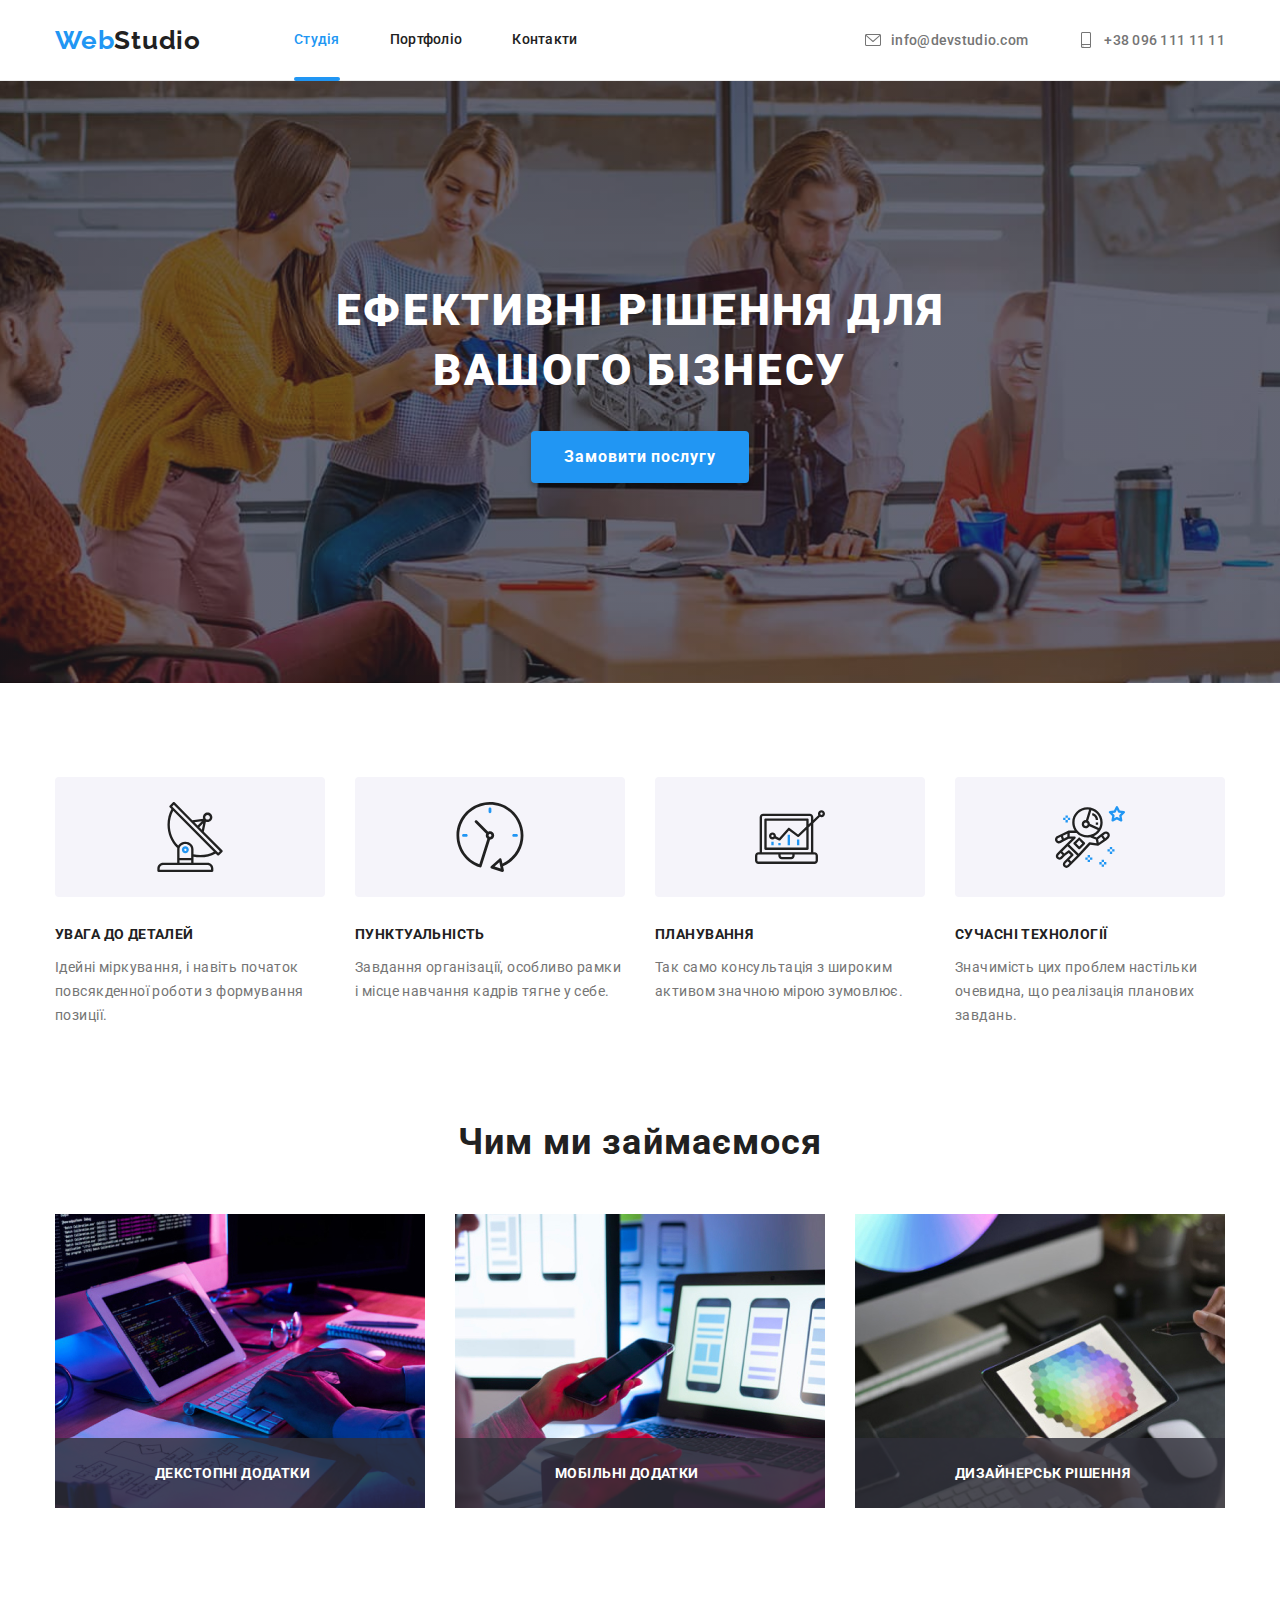
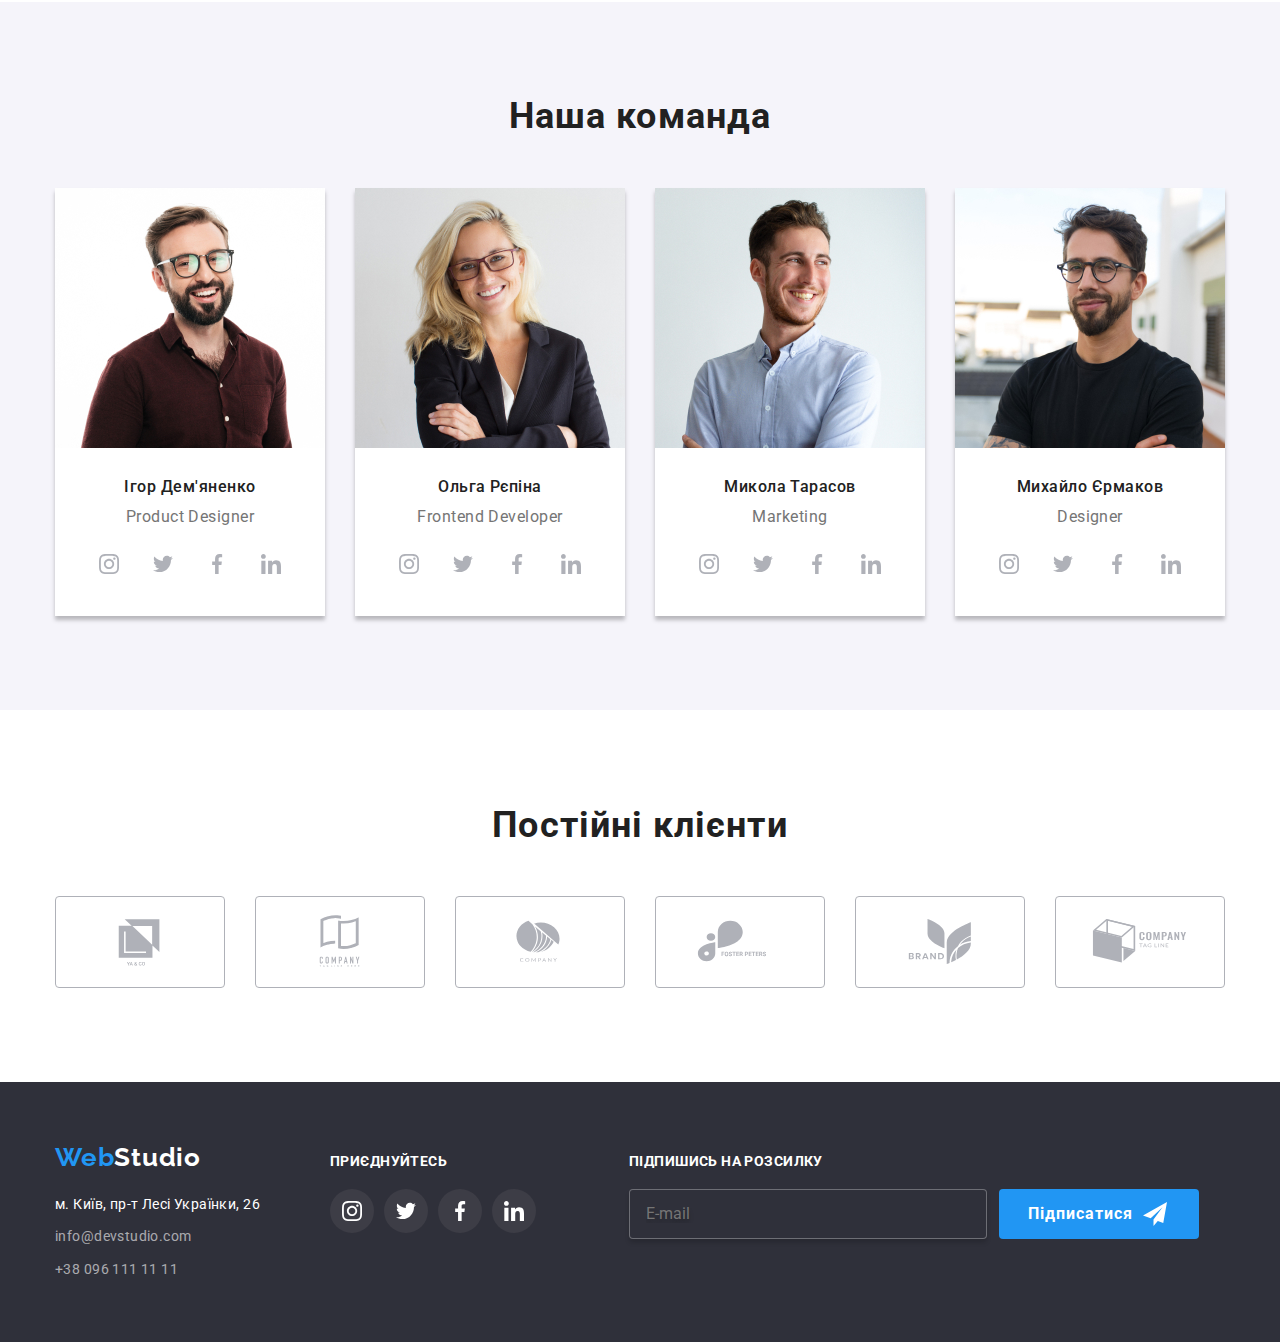
<file: index.html>
<!doctype html>
<html lang="uk">
<head>
    <meta charset="UTF-8">
    <meta http-equiv="X-UA-Compatible" content="IE=edge">
    <meta name="viewport" content="width=device-width, initial-scale=1.0">
    <title>WebStudio</title>
    <link rel="preconnect" href="https://fonts.googleapis.com">
    <link rel="preconnect" href="https://fonts.gstatic.com" crossorigin>
    <link href="https://fonts.googleapis.com/css2?family=Raleway:wght@700&family=Roboto:wght@400;500;700;900&display=swap"
        rel="stylesheet">
    <link rel="stylesheet" href="https://cdnjs.cloudflare.com/ajax/libs/modern-normalize/1.0.0/modern-normalize.min.css">
    <link rel="stylesheet" href="./css/styles.css">
</head>
<body class="page">
<!-- шапка сайта-->
    <header class="main-nav">
        <div  class="main-list container">
        <nav class="menu"> 
            <a href="./іndex.html" class="logo"><span class="logo-accent">Web</span>Studio</a>
            <ul class="site-nav list">
                <li class="item"><a href="#" class="link current">Студія</a></li>
                <li class="item"><a href="./portfolio.html" class="link">Портфоліо</a></li>
                <li class="item"><a href="#" class="link" >Контакти</a></li>
            </ul>
          </nav>
<!--Contacts-->    
            <ul class="mailtel-list list">
                <li class="item">
                    <a class="top-adress" href="mailto:info@devstudio.com">
                        <svg class="item-icon" width="16px" height="16px">
                        <use href="./images/icons.svg#icon-envelope "></use></svg>info@devstudio.com</a>              
                    </li>
                <li class="item"> 
                    <a class="top-adress" href="tel:+380961111111">
                        <svg class="item-icon" width="16px" height="16px">
                        <use href="./images/icons.svg#icon-smartphone"></use></svg>+38 096 111 11 11</a>
                  </li>
            </ul>
        </div>
    </header>
    <main>
<!-- Ефективні рішення для вашого бізнесу -->
        <section class="hero slide-hero">
            <h1 class="hero-title">ЕФЕКТИВНІ РІШЕННЯ ДЛЯ ВАШОГО БІЗНЕСУ</h1>
            <button  type="button" class="hero-button" data-modal-open>Замовити послугу</button>
            
        </section>
<!-- <h2>Переваги </h2> -->    
     <section class="section">
        <div class="container visually">
                <ul class="site-nav visually">
                    <li class="list-item">
                        <div class="icon-box">
                            <svg class="feuture-card-icon" width="70px" height="70px">
                              <use href="./images/icons.svg#icon-antenna-1"></use>
                            </svg>
                          </div>
                        <h3 class="title-visually">УВАГА ДО ДЕТАЛЕЙ</h3>
                        <p class="section-advantege">Ідейні міркування, і навіть початок повсякденної роботи з формування позиції.</p>
                    </li>

                    <li class="list-item">
                        <div class="icon-box">
                            <svg class="feuture-card-icon" width="70px" height="70px">
                              <use href="./images/icons.svg#icon-clock-1"></use>
                            </svg>
                          </div>
                        <h3 class="title-visually">ПУНКТУАЛЬНІСТЬ</h3>
                        <p class="section-advantege">Завдання організації, особливо рамки і місце навчання кадрів тягне у себе.</p>
                    </li>  
                    <li class="list-item">
                        <div class="icon-box">
                            <svg class="feuture-card-icon" width="70px" height="70px">
                              <use href="./images/icons.svg#icon-diagram-1"></use>
                            </svg>
                          </div>
                        <h3 class="title-visually">ПЛАНУВАННЯ</h3>
                        <p class="section-advantege">Так само консультація з широким активом значною мірою зумовлює.</p>
                        </li>
                    <li class="list-item">
                        <div class="icon-box">
                            <svg class="feuture-card-icon" width="70px" height="70px">
                              <use href="./images/icons.svg#icon-astronaut-1"></use>
                            </svg>
                          </div>
                        <h3 class="title-visually">СУЧАСНІ ТЕХНОЛОГІЇ</h3>
                        <p class="section-advantege">Значимість цих проблем настільки очевидна, що реалізація планових завдань.</p>
                    </li>
                </ul>
        </div>
       </section>
    <!-- Чим ми займаємось     -->
        <section class="section profile">
            <div class="container">
             <h2 class="section-title">Чим ми займаємося</h2>        
                <ul class="work-list see">
                    <li class="photo">
                      <div class="photo-thumb">
                          <img src="./images/Box/box1.jpg" class="work-see" alt="Картинка-1" width="370">
                            <div class="photo-overlay"> 
                            <p class="text-thumb">ДЕКСТОПНІ ДОДАТКИ</p>
                            </div>
                       </div>
                    </li>        
                    <li class="photo">
                        <div class="photo-thumb">
                          <img src="./images/Box/box2.jpg" class="work-see" alt="Картинка-2" width="370">
                          <div class="photo-overlay"> 
                                <p class="text-thumb">МОБІЛЬНІ ДОДАТКИ</p>
                          </div>
                       </div>
                    </li>
                    <li class="photo">
                      <div class="photo-thumb">
                       <img src="./images/Box/box3.jpg" class="work-see" alt="Картинка-3" width="370">
                          <div class="photo-overlay"> 
                            <p class="text-thumb">ДИЗАЙНЕРСЬК РІШЕННЯ</p>
                          </div>
                       </div>
                    </li>
                </ul>
            </div>
        </section>
<!--Наша команда-->
    <section class="section team">
        <div class="container">
         <h2 class="section-title">Наша команда</h2>
            <ul class="time-composition body"> 
                    <li class="item-body">
                        <img src="./images/Foto/igor1.jpg" alt="Дем'яненко" width="270">
                    <div class="subsubtitle">
                            <h3 class="section-subtitle">Ігор Дем'яненко</h3>
                            <p lang="en" class="professions">Product Designer</p>
                    <!-- </div>
                    соцсети команда
                    <div class="time-social">  -->
                        <ul class="list social">
                            <li>
                              <a class="time-social-link" href="https://www.instagram.com"><svg width="20px" height="20px">
                                  <use href="./images/icons.svg#icon-instagram"></use>
                                </svg>
                              </a>
                            </li>
                            <li>
                              <a class="time-social-link" href="https://twitter.com"><svg width="20px" height="20px">
                                  <use href="./images/icons.svg#icon-twitter"></use>
                                </svg>
                              </a>
                            </li>
                            <li>
                              <a class="time-social-link" href="https://www.facebook.com"><svg width="20px" height="20px">
                                  <use href="./images/icons.svg#icon-facebook"></use>
                                </svg>
                              </a>
                            </li>
                            <li>
                              <a class="time-social-link" href="https://www.linkedin.com"><svg width="20px" height="20px">
                                  <use href="./images/icons.svg#icon-linkedin"></use>
                                </svg>
                              </a>
                            </li>
                          </ul>
                    </div>
                    </li> 
                    <li class="item-body"> 
                         <img src="./images/Foto/olga2.jpg" alt="Рєпіна" width="270">
                        <div class="subsubtitle">
                           <h3 class="section-subtitle">Ольга Рєпіна</h3>
                           <p lang="en" class="professions">Frontend Developer</p>
                        <!-- </div>
                        <div class="time-social">   -->
                            <ul class="list social">
                                <li>
                                  <a class="time-social-link" href="https://www.instagram.com"><svg width="20px" height="20px">
                                      <use href="./images/icons.svg#icon-instagram"></use>
                                    </svg>
                                  </a>
                                </li>
                                <li>
                                  <a class="time-social-link" href="https://twitter.com"><svg width="20px" height="20px">
                                      <use href="./images/icons.svg#icon-twitter"></use>
                                    </svg>
                                  </a>
                                </li>
                                <li>
                                  <a class="time-social-link" href="https://www.facebook.com"><svg width="20px" height="20px">
                                      <use href="./images/icons.svg#icon-facebook"></use>
                                    </svg>
                                  </a>
                                </li>
                                <li>
                                  <a class="time-social-link" href="https://www.linkedin.com"><svg width="20px" height="20px">
                                      <use href="./images/icons.svg#icon-linkedin"></use>
                                    </svg>
                                  </a>
                                </li>
                              </ul>
                        </div>
                    <li class="item-body">
                        <img src="./images/Foto/mykola3.jpg" alt="Тарасов" width="270">
                        <div class="subsubtitle">
                            <h3 class="section-subtitle">Микола Тарасов</h3>
                            <p lang="en" class="professions">Marketing</p>
                         <!-- </div>
                         <div class="time-social">   -->
                            <ul class="list social">
                                <li>
                                  <a class="time-social-link" href="https://www.instagram.com"><svg width="20px" height="20px">
                                      <use href="./images/icons.svg#icon-instagram"></use>
                                    </svg>
                                  </a>
                                </li>
                                <li>
                                  <a class="time-social-link" href="https://twitter.com"><svg width="20px" height="20px">
                                      <use href="./images/icons.svg#icon-twitter"></use>
                                    </svg>
                                  </a>
                                </li>
                                <li>
                                  <a class="time-social-link" href="https://www.facebook.com"><svg width="20px" height="20px">
                                      <use href="./images/icons.svg#icon-facebook"></use>
                                    </svg>
                                  </a>
                                </li>
                                <li>
                                  <a class="time-social-link" href="https://www.linkedin.com"><svg width="20px" height="20px">
                                      <use href="./images/icons.svg#icon-linkedin"></use>
                                    </svg>
                                  </a>
                                </li>
                              </ul>
                        </div>
                    </li>
                    <li class="item-body">
                        <img src="./images/Foto/mychaylo4.jpg" alt="Єрмаков" width="270">
                        <div class="subsubtitle">
                            <h3 class="section-subtitle">Михайло Єрмаков</h3>
                            <p lang="en" class="professions">Designer</p>
                        <!-- </div>
                        <div class="time-social">   -->
                            <ul class="list social">
                                <li>
                                  <a class="time-social-link" href="https://www.instagram.com"><svg width="20px" height="20px">
                                      <use href="./images/icons.svg#icon-instagram"></use>
                                    </svg>
                                  </a>
                                </li>
                                <li>
                                  <a class="time-social-link" href="https://twitter.com"><svg width="20px" height="20px">
                                      <use href="./images/icons.svg#icon-twitter"></use>
                                    </svg>
                                  </a>
                                </li>
                                <li>
                                  <a class="time-social-link" href="https://www.facebook.com"><svg width="20px" height="20px">
                                      <use href="./images/icons.svg#icon-facebook"></use>
                                    </svg>
                                  </a>
                                </li>
                                <li>
                                  <a class="time-social-link" href="https://www.linkedin.com"><svg width="20px" height="20px">
                                      <use href="./images/icons.svg#icon-linkedin"></use>
                                    </svg>
                                  </a>
                                </li>
                              </ul>
                        </div>
                    </li>
            </ul>
        </div>
    </section>
    <!-- постійні клієнти -->
<section class="clients-section">
    <div class="container clients-block">
      <h2 class="clients-title">Постійні клієнти</h2>
      <ul class="list clients-list">
        <li>
          <a class="clients-icon" href="#">
            <svg width="106" height="60">
              <use href="./images/icons.svg#icon-logo-yaco1"></use>
            </svg>
          </a>
        </li>
        <li>
          <a class="clients-icon" href="#">
            <svg width="106" height="60">
              <use href="./images/icons.svg#icon-logo-tag2"></use>
            </svg>
          </a>
        </li>
        <li>
          <a class="clients-icon" href="#">
            <svg width="106" height="60">
              <use href="./images/icons.svg#icon-logo-company3"></use>
            </svg>
          </a>
        </li>
        <li>
          <a class="clients-icon" href="#">
            <svg width="106" height="60">
              <use href="./images/icons.svg#icon-logo-foster4"></use>
            </svg>
          </a>
        </li>
        <li>
          <a class="clients-icon" href="#">
            <svg width="106" height="60">
              <use href="./images/icons.svg#icon-logo-brand5"></use>
            </svg>
          </a>
        </li>
        <li>
          <a class="clients-icon" href="#">
            <svg width="106" height="60">
              <use href="./images/icons.svg#icon-logo-line6"></use>
            </svg>
          </a>
        </li>
      </ul>
    </div>
  </section>
    </main>
    <footer class="footer">      
        <!-- Контакты--> 
        <div class="contacts-section">
        <p class="visually-hidden">Contacts<p>
          <div class="container footer-block"> 
                 <div>
                 <a href="./іndex.html" class="footer-section"><span class="logo-footer">Web</span>Studio</a>
                    <address class="addressa">
                        <p class="mail"> м. Київ, пр-т Лесі Українки, 26 </p>
                            <ul class="site-address">  
                                <li class="tel"><a href="mailto:info@devstudio.com" class="link-footer ">info@devstudio.com</a></li>
                                <li class="tel"><a href="tel:+380961111111" class="link-footer ">+38 096 111 11 11</a></li>
                            </ul> 
                    </address>
                  </div>
                  <div class="footer-social">
                    <p>Приєднуйтесь</p>
                    <ul class="list social">
                      <li>
                        <a class="footer-social-link" href="https://www.instagram.com"><svg width="20px" height="20px">
                            <use href="./images/icons.svg#icon-instagram"></use>
                          </svg>
                        </a>
                      </li>
                      <li>
                        <a class="footer-social-link" href="https://twitter.com"><svg width="20px" height="20px">
                            <use href="./images/icons.svg#icon-twitter"></use>
                          </svg>
                        </a>
                      </li>
                      <li>
                        <a class="footer-social-link" href="https://www.facebook.com"><svg width="20px" height="20px">
                            <use href="./images/icons.svg#icon-facebook"></use>
                          </svg>
                        </a>
                      </li>
                      <li>
                        <a class="footer-social-link" href="https://www.linkedin.com"><svg width="20px" height="20px">
                            <use href="./images/icons.svg#icon-linkedin"></use>
                          </svg>
                        </a>
                      </li>
                    </ul>
                  </div>   
                  <div class="mail-social"> 
                    <p> ПІДПИШИСЬ НА РОЗСИЛКУ</p>
                    <!-- <div class="mail-user"> -->
                        <!-- <div class="mail-footer"> -->

                    <form class="mail-user">

                      <input class="imput-footer" placeholder="E-mail">
                      <button type="button" class="mail-start">Підписатися
                        <svg class="mail-svg" width="24px" height="24px">
                          <use href="./images/icons.svg#icon-icon-send"></use></svg></button>
                    </form>   
                  </div>   
          </div>    
    </footer>
 
  <div class="backdrop is-hidden" data-modal>
    <div class="modal" >
     <button  class="modal-close" data-modal-close>
      <svg width="20px" height="20px">
        <use href="./images/icons.svg#close-modal"></use></svg></button>
      
        <!-- Залиште свої дані, ми вам передзвонимо -->
       <p class="modal-data">Залиште свої дані, ми вам передзвонимо</p> 
      <form class="js-speaker">
          <div class="form-position">
            <label for="name" class="imput-name">Ім'я</label>
                <div class="imputs">
                    <input class="imput-box" id="name" type="name" name="name ">
                    <svg class="imputs-icon" width="18px" height="18px">
                          <use href="./images/icons.svg#icon-person-black-18dp">
                      </use>
                    </svg>
                </div>               
          </div>
          <div class="form-position"> 
           <label for="tel" class="imput-name">Телефон</label>
               <div class="imputs">
                  <input class="imput-box" id="tel" type="tel" name="tel">
                  <svg class="imputs-icon" width="18px" height="18px">
                  <use href="./images/icons.svg#icon-phone-black-18dp">
                  </use>
                </svg>
              </div>
          </div>       
          <div class="form-position"> 
            <label for="mail" class="imput-name">Пошта</label>
             <div class="imputs">
              <input class="imput-box" id="mail" type="email" name="mail">
              <svg class="imputs-icon" width="18px" height="18px">
              <use href="./images/icons.svg#icon-email-black-18dp">
              </use>
            </svg>
             </div>
          </div>       
          <div class="form-position"> 
            <label for="comment" class="imput-name">Коментар</label>
          <div class="imputs">
            <textarea id="comment" name="comment" class="user-comment" cols="30" rows="10" 
          style= "width: 448px; height: 120px;" placeholder="Введіть текст"></textarea>
          </div>
          </div>
      </form>      
          <div class="check-polise"> 
            <input id="policy" type="checkbox" class="check-box" name="policy"  style= "width: 15px; height: 16px;">
            <p class="consent">Погоджуюся з розсилкою та приймаю <span class="link-contract">Умови договору</span></p> 
          </div>
      <!-- </form> -->
        <!-- <div class="button-position"> -->
            <button type ="submit" class="submit-button">Відправити</button>
        <!-- </div> -->
    
    </div>
  </div>  
    <script src="./js/modal.js">
    </script>
</body>
</html>
</file>
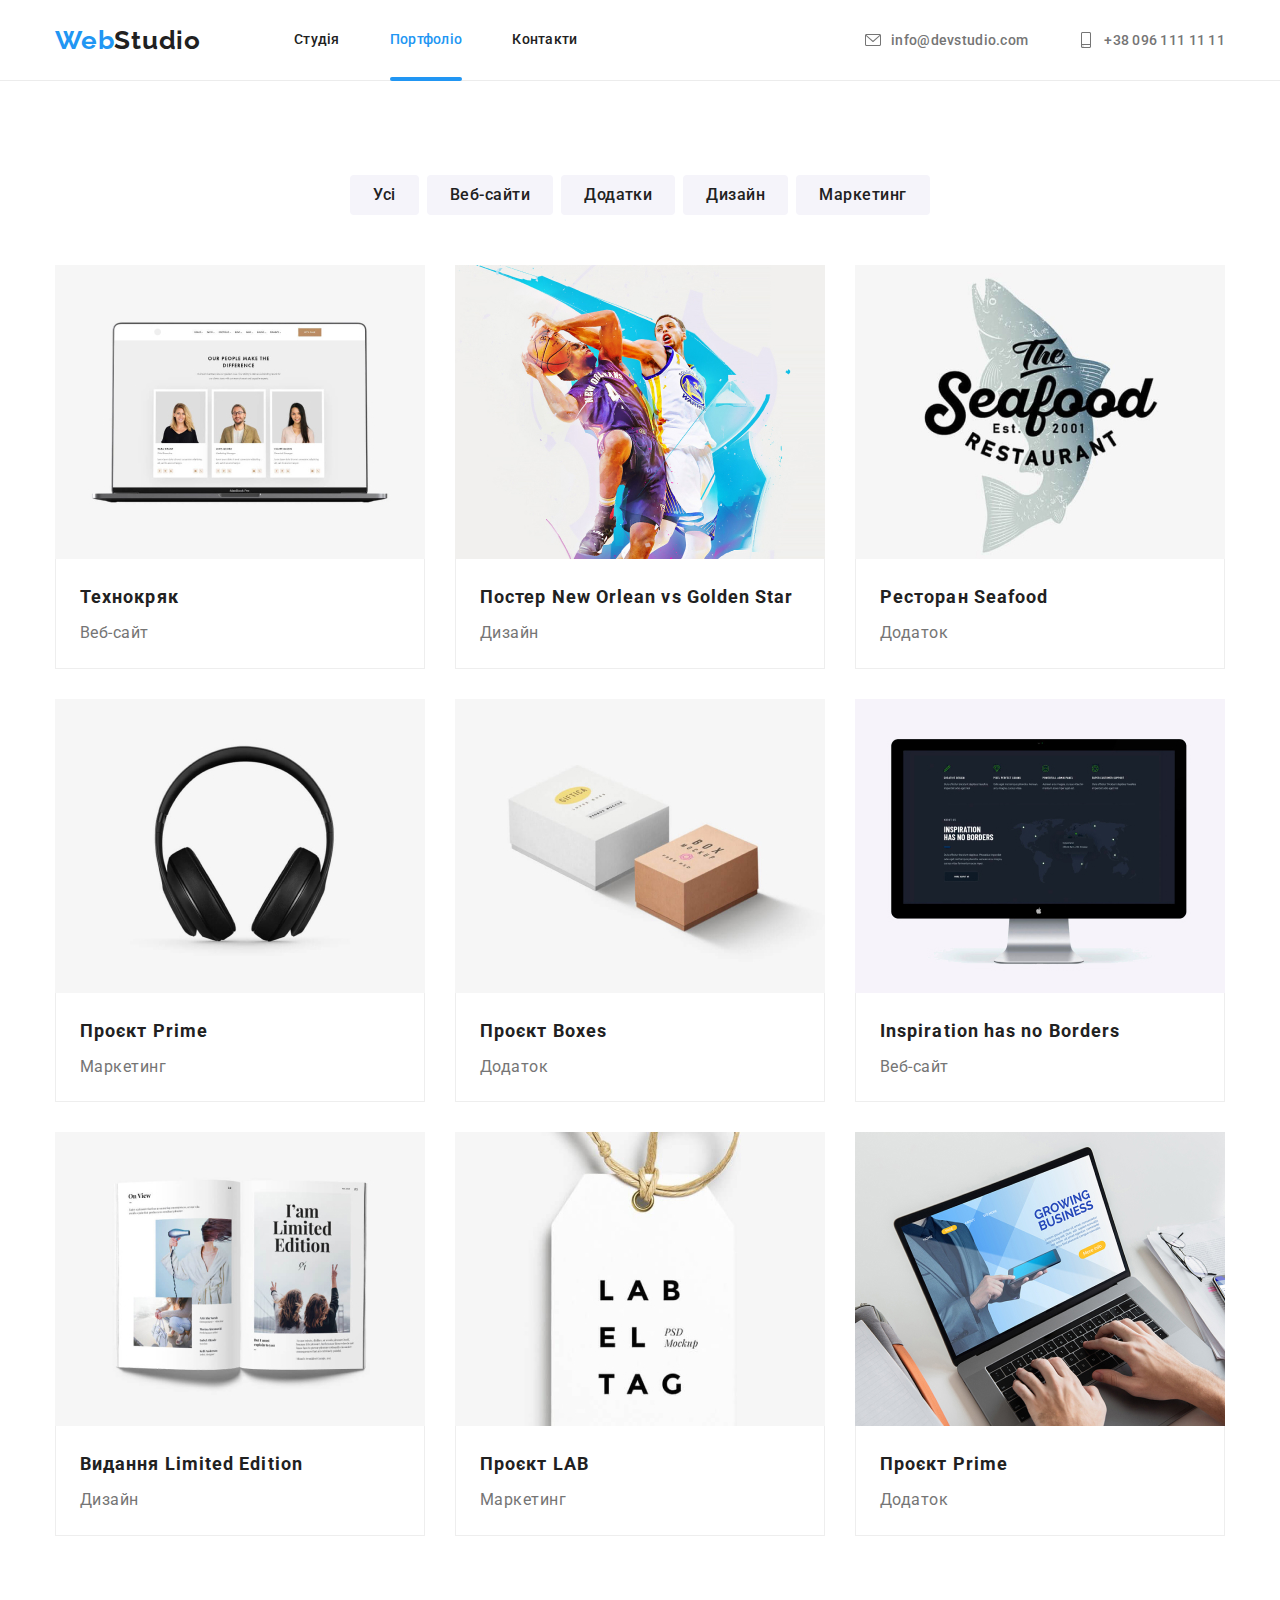
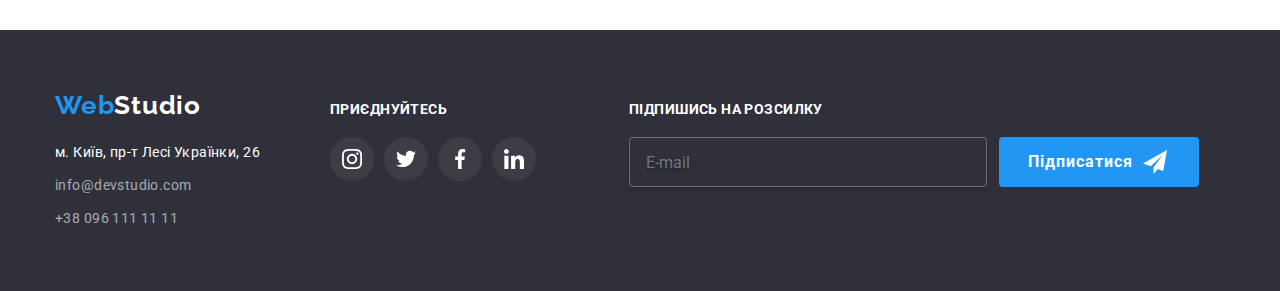
<file: portfolio.html>
<!doctype html>
<html lang="uk">
<head>
    <meta charset="UTF-8">
    <meta http-equiv="X-UA-Compatible" content="IE=edge">
    <meta name="viewport" content="width=device-width, initial-scale=1.0">
    <title>Портфоліо</title>
    <link rel="preconnect" href="https://fonts.googleapis.com">
    <link rel="preconnect" href="https://fonts.gstatic.com" crossorigin>
    <link href="https://fonts.googleapis.com/css2?family=Raleway:wght@700&family=Roboto:wght@400;500;700;900&display=swap"
          rel="stylesheet">
       <link rel="stylesheet" href="https://cdnjs.cloudflare.com/ajax/libs/modern-normalize/1.0.0/modern-normalize.min.css">    
        <link rel="stylesheet" href="./css/styles.css">
</head>
    <body class="page">
<!-- шапка сайта-->
        <header class="main-nav ">
            <div  class="main-list container">
                <nav class="menu"> 
                <a href="./іndex.html" class="logo"><span class="logo-accent">Web</span>Studio</a>
                    <ul class="site-nav list">
                        <li class="item"><a href="index.html" class="link">Студія</a></li>
                        <li class="item"><a href="#" class="link current">Портфоліо</a></li>
                        <li class="item"><a href="#" class="link">Контакти</a></li>
                </ul>
            </nav>
<!--Contacts-->
                <ul class="mailtel-list list">
                    <li class="item">
                        <a class="top-adress" href="mailto:info@devstudio.com" >
                            <svg class="item-icon" width="16px" height="16px">
                            <use href="./images/icons.svg#icon-envelope "></use></svg>info@devstudio.com</a>              
                        </li>
                    <li class="item"> 
                        <a class="top-adress" href="tel:+380961111111" >
                            <svg class="item-icon" width="16px" height="16px">
                            <use href="./images/icons.svg#icon-smartphone"></use></svg>+38 096 111 11 11</a>
                        </li>
                </ul>
            </div>
        </header>
<main>
    <section class="section"> 
        <div class="container visually">
                <h1 class="visually-hidden">Проекти</h1>
        <!--Filter -->
            <ul class="button-project">
                <li class="button-item"><button type="button" class="button-filter">Усі</button></li>
                <li class="button-item"><button type="button" class="button-filter">Веб-сайти</button></li>
                <li class="button-item"><button type="button" class="button-filter">Додатки</button></li>
                <li class="button-item"><button type="button" class="button-filter">Дизайн</button></li>
                <li class="button-item"><button type="button" class="button-filter">Маркетинг</button></li>
            </ul>
        <!-- </div> -->
        <!--Projects-->
        <!-- <div class="container card"> -->
            <ul class="project brd">
                <li class="project-windows"> 
                <a class="project-box" href="#" >
                    <div class="thumb-project"><img class="foto-card" src="./images/technokriak.jpg" alt="Сайт Технокряк" width="370">
                        <div class="portfolio-overlay">
                            <p class="project-text">
                             Ресурс пропонує комплексні пропозиції з різним рівнем функціоналу та сервісів. Все це дозволить відвідувачу отримати вичерпні відомості про компанію чи приватну особу.
                            </p>   
                       </div>
                    </div>
                    <div class="project-list"> 
                                <h2 class="project-name">Технокряк</h2> 
                                <p class="project-watch">Веб-сайт</p> 
                    </div>                             
                </a>
             </li>
             <li class="project-windows"> 
                <a class="project-box" href="#" >
                <div class="thumb-project"><img class="foto-card" src="./images/postergs.jpg" alt="Постер New Orlean vs Golden Star" width="370">
                        <div class="portfolio-overlay">
                            <p class="project-text">
                             Ресурс пропонує комплексні пропозиції з різним рівнем функціоналу та сервісів. Все це дозволить відвідувачу отримати вичерпні відомості про компанію чи приватну особу.
                            </p>   
                       </div>
                </div>
                <div class="project-list"> 
                            <h2 class="project-name">Постер New Orlean vs Golden Star</h2> 
                            <p class="project-watch">Дизайн</p> 
                    </div>                             
                </a>
             </li>
            <li class="project-windows">
                    <a class="project-box" href="#" >
                        <div class="thumb-project"><img src="./images/seafood.jpg" alt="Ресторан Seafood" width="370">
                            <div class="portfolio-overlay">
                                <p class="project-text">
                                    Ресурс пропонує комплексні пропозиції з різним рівнем функціоналу та сервісів. Все це дозволить відвідувачу отримати вичерпні відомості про компанію чи приватну особу.
                                   </p>   
                            </div>
                       </div>                   
                    <div class="project-list">
                        <h2 class="project-name">Ресторан Seafood</h2>
                        <p class="project-watch">Додаток</p>
                    </div>    
                </a>
            </li>
            <li class="project-windows"> 
                    <a href="" class="project-box">
                        <div class="thumb-project">
                            <img src="./images/primemarceting.jpg" alt="Проєкт Prime" width="370">
                            <div class="portfolio-overlay">
                                <p class="project-text">
                                    Ресурс пропонує комплексні пропозиції з різним рівнем функціоналу та сервісів. Все це дозволить відвідувачу отримати вичерпні відомості про компанію чи приватну особу.
                                   </p>   
                            </div>
                       </div>             
                        <div class="project-list">
                            <h2 class="project-name">Проєкт Prime</h2>
                        <p class="project-watch">Маркетинг</p>
                        </div>
                    </a>
             </li>
            <li class="project-windows">
                    <a href="" class="project-box">
                        <div class="thumb-project">
                            <img src="./images/boxes.jpg" alt="Проєкт Boxes" width="370">
                            <div class="portfolio-overlay">
                                <p class="project-text">
                                    Ресурс пропонує комплексні пропозиції з різним рівнем функціоналу та сервісів. Все це дозволить відвідувачу отримати вичерпні відомості про компанію чи приватну особу.
                                </p>   
                            </div>
                        </div>
                    <div class="project-list">
                        <h2 class="project-name">Проєкт Boxes</h2>
                        <p class="project-watch">Додаток</p>
                    </div>
                    </a>   
            </li>
            <li class="project-windows">
                <a href="" class="project-box">
                    <div class="thumb-project">
                    <img src="./images/inspiration-borders.jpg" alt="Inspiration has no Borders">
                        <div class="portfolio-overlay">
                            <p class="project-text">
                                Ресурс пропонує комплексні пропозиції з різним рівнем функціоналу та сервісів. Все це дозволить відвідувачу отримати вичерпні відомості про компанію чи приватну особу.
                            </p>   
                        </div>
                    </div>
                        <div class="project-list">
                        <h2 class="project-name">Inspiration has no Borders</h2>
                        <p class="project-watch">Веб-сайт</p>
                    </div>
                    </a>
            </li>
            <li class="project-windows">
                    <a href="" class="project-box">
                        <div class="thumb-project">    
                        <img src="./images/le.jpg" alt="Видання Limited Edition" width="370">
                            <div class="portfolio-overlay">
                            <p class="project-text">
                                Ресурс пропонує комплексні пропозиції з різним рівнем функціоналу та сервісів. Все це дозволить відвідувачу отримати вичерпні відомості про компанію чи приватну особу.
                            </p>   
                            </div>
                        </div>
                    <div class="project-list">
                        <h2 class="project-name">Видання Limited Edition</h2>
                         <p class="project-watch">Дизайн</p>
                    </div>
                    </a>
            </li>

                <li class="project-windows">
                    <a href="" class="project-box">
                        <div class="thumb-project">  
                        <img src="./images/labprojecт.jpg" alt="Проєкт LAB" width="370">
                            <div class="portfolio-overlay">
                                 <p class="project-text">
                                Ресурс пропонує комплексні пропозиції з різним рівнем функціоналу та сервісів. Все це дозволить відвідувачу отримати вичерпні відомості про компанію чи приватну особу.
                            </p>   
                            </div>
                        </div>
                            <div class="project-list">
                            <h2 class="project-name">Проєкт LAB</h2>
                            <p class="project-watch">Маркетинг</p>
                        </div>
                    </a>
                </li>

                <li class="project-windows">
                    <a href="" class="project-box">
                        <div class="thumb-project">  
                        <img src="./images/growingbusiness.jpg" alt="Growing Business" width="370">
                        <div class="portfolio-overlay">
                            <p class="project-text">
                                Ресурс пропонує комплексні пропозиції з різним рівнем функціоналу та сервісів. Все це дозволить відвідувачу отримати вичерпні відомості про компанію чи приватну особу.
                            </p>   
                            </div>
                        </div>
            
                        <div class="project-list">
                            <h2 class="project-name">Проєкт Prime</h2>
                            <p class="project-watch">Додаток</p>
                        </div>
                    </a>  
                </li>
            </ul>
        </div>
    </section>
</main>  
<footer class="footer">      
    <!-- Контакты--> 
    <div class="contacts-section">
    <p class="visually-hidden">Contacts<p>
      <div class="container footer-block"> 
             <div>
             <a href="./іndex.html" class="footer-section"><span class="logo-footer">Web</span>Studio</a>
                <address class="addressa">
                    <p class="mail"> м. Київ, пр-т Лесі Українки, 26 </p>
                        <ul class="site-address">  
                            <li class="tel"><a href="mailto:info@devstudio.com" class="link-footer ">info@devstudio.com</a></li>
                            <li class="tel"><a href="tel:+380961111111" class="link-footer ">+38 096 111 11 11</a></li>
                        </ul> 
                </address>
              </div>
              <div class="footer-social">
                <p>Приєднуйтесь</p>
                <ul class="list social">
                  <li>
                    <a class="footer-social-link" href="https://www.instagram.com"><svg width="20px" height="20px">
                        <use href="./images/icons.svg#icon-instagram"></use>
                      </svg>
                    </a>
                  </li>
                  <li>
                    <a class="footer-social-link" href="https://twitter.com"><svg width="20px" height="20px">
                        <use href="./images/icons.svg#icon-twitter"></use>
                      </svg>
                    </a>
                  </li>
                  <li>
                    <a class="footer-social-link" href="https://www.facebook.com"><svg width="20px" height="20px">
                        <use href="./images/icons.svg#icon-facebook"></use>
                      </svg>
                    </a>
                  </li>
                  <li>
                    <a class="footer-social-link" href="https://www.linkedin.com"><svg width="20px" height="20px">
                        <use href="./images/icons.svg#icon-linkedin"></use>
                      </svg>
                    </a>
                  </li>
                </ul>
              </div>   
              <div class="mail-social"> 
                <p> ПІДПИШИСЬ НА РОЗСИЛКУ</p>
                <!-- <div class="mail-user"> -->
                    <!-- <div class="mail-footer"> -->

                <form class="mail-user">

                  <input class="imput-footer" placeholder="E-mail">
                  <button type="button" class="mail-start">Підписатися
                    <svg class="mail-svg" width="24px" height="24px">
                      <use href="./images/icons.svg#icon-icon-send"></use></svg></button>
                </form>   
              </div>   
      </div>    
</footer>
</body>
</html>
</file>
<file: css/styles.css>
:root {
  --primary-text-color: #757575;
  --title-text-color:#212121;
  --accent-color:#2196F3;
  --project-color: #EEEEEE;
  --white-color: #ffffff;
  --button-background-color: #F5F4FA;
  --page-background-color: #F5F4FA;
  --background-color:#2F303A;
  --link-address: rgba(255, 255, 255, 0.6);
  --background-color-page: #ffffff;
  --solid: #EEEEEE;
  --background-color-portfolio: #F5F5F5;
  --border-color-page: #ECECEC;
  --color-hero-background:#C4C4C4;
  --color-social-link:  #AFB1B8;

}

textarea {
    margin: 0px;
    padding: 0px;
}
label {
    margin: 0px;
    padding: 0px;
}

input {
    margin: 0px;
    padding: 0px;
}

body {
    font-family: Roboto, sans-serif;
    background-color:var(--white-color);
    /* background-color: tomato; */
    color:  var(--primary-text-color);
    /* border: 2px dashed tomato; */
    font-style: normal;
}
.hero,
.contacts-section  {
    background-color: var(--background-color)
    
}
/* .link.current{
    background-color: var(--accent-color);
} */

.item {
    position: relative;
}
.link.current::after {
    content: "";
    position: absolute;
    left: 0;
    bottom: -1px;
    /* transform: translate(-50%,0); */
    display: block;
    border-radius: 2px;
    width: 100%;
    height: 4px;
    background-color: var(--accent-color);
    
}

.hero {
    text-align: center;
    padding-top: 200px;
    padding-bottom: 200px;
    max-width: 1600px;
    /* height: 600px; */
    margin: 0 auto 0 auto;
    background-color: var(--color-hero-background);

}

.visually-hidden {
    position: absolute;
    white-space: nowrap;
    width: 1px;
    height: 1px;
    overflow: hidden;
    border: 0;
    padding: 0;
    clip: rect(0 0 0 0);
    clip-path: inset(50%);
    margin: -1px;
}    
 /* outline: 1px solid olive; */

.contacts-section {
    display: flex;
    padding-top: 60px;
    padding-bottom: 60px;
}

/* .logo-footer{
    padding-top: 60px;
}  */
.addressa .mail {
    padding-bottom: 0px;
    /* margin-top: 20px; */
    margin-bottom: 9px;
    font-size: 14px;
    line-height: 1.7;
    letter-spacing: 0.03em;
    color: var(--white-color);

    
}


.site-address {
    margin-top: 0px;
    margin-bottom: 0px;
    padding-bottom: 0px;
    padding-left: 0px;
    transition: transform 250ms  cubic-bezier(0.4, 0, 0.2, 1);
}
.site-address > a {
    padding-bottom: 0px;
}


/* * Ресет */ 

/* svg {
    width: 20px;
    height: 20px;
} */
/* Стили для обнуления верхних отступов у элементов */
h1,
h2,
h3,
h4,
h5,
h6,
p {
	margin-top: 0;
}
/* Класс для обнуления базовых свойств у списков (ul) */
.list {
	list-style: none;
	padding-left: 0;
	margin: 0;
    
}
/* Класс для обнуления базовых свойств у ссылок */
.link {
	text-decoration: none;
	color: inherit;
}
/* Свойства для корректного отображения картинок */
img {
	display: block;
	max-width: 100%;
	height: auto;
}
/* Свойства для обнуления курсива у address */
address {
	font-style: normal;
    margin-top: 20px;
}



/* обнуление маржинов у ul */
.site-nav,
.contacts {
    margin: 0;
}

/* конец Ресет */

.hero-title {
    /* padding-top: 200px; */
    padding-bottom: 0px;
    margin-top: 0px;
    margin-bottom: 30px;
    color: #FFFFFF;
    font-weight: 900;
    font-size: 44px;
    line-height: 1.36;
    text-align: center;
    letter-spacing: 0.06em;
    max-width: 696px;
    margin-left: auto;
    margin-right: auto;   
  
}
 /* добавление иконок */


.visuallym {
    display: flex;

}

.top-adress {
    display: flex;
    align-items: center;
    text-decoration: none;
    font-weight: 500;
    font-size: 14px;
    line-height: 16px;
    letter-spacing: 0.02em;
    color: var(--primary-text-color);
    transition: fill 250ms cubic-bezier(0.4, 0, 0.2, 1), color 250ms cubic-bezier(0.4, 0, 0.2, 1) ; 
}



.item-icon {

    margin-right: 10px;
    fill: currentcolor;
}

.icon-box {
    height: 120px;
    display: flex;
    align-items: center;
    justify-content: center;
    background-color: var(--page-background-color);
    margin-bottom: 30px;
    border-radius: 4px;
    flex-basis: calc((100% - 90) / 4);
}
.list-item {
    display: inline-block;
    width: 270px;
}

.slide-hero {
    background-image: linear-gradient(to right, rgba(47, 48, 58, 0.4), rgba(47, 48, 58, 0.4)), url(../images/Brainstorm-foto.jpg);
    background-repeat: no-repeat;
    background-position: center center;
    background-size: cover;
}

/* .list-item: */

.hero-button {
    display: inline-block;
    border-radius: 4px;
    border: 1px solid transparent;
    padding: 10px 32px;
    min-width: 216px;
    box-shadow: 0px 4px 4px rgba(0, 0, 0, 0.25);
    /* margin-bottom: 200px; */
}
 

 
.hero-button {
    color: var(--white-color);
    cursor: pointer;
    font-weight: 700;
    font-size: 16px;
    line-height: 1.87;
    text-align: center;
    letter-spacing: 0.06em;
}
.hero-button {
    background-color: #2196F3;
    transition: background-color 250ms cubic-bezier(0.4, 0, 0.2, 1);

}
.hero-button:hover,
.hero-button:focus {
    color: var(--white-color);
    background-color: #188CE8;
    /* transition: 250ms cubic-bezier(0.4, 0, 0.2, 1); */

}


/* Page-header */

.page-header {
    background-color:var(--background-color-page);
  
}


.main-list.container {
    margin-left: auto;
    margin-right: auto;
    padding-left: 15px;
    padding-right: 15px;
    width: 1200px;

}

.container {
    margin-left: auto;
    margin-right: auto;
    padding-left: 15px;
    padding-right: 15px;
    width: 1200px;

}

.container.visually {
    margin-top: 0px;
    margin-bottom: 0px;
}

.container.card {
    margin-bottom: 94px;
}

/* main-nav */


.main-nav {
    align-items: center;
    justify-content: space-between;
    border-bottom: 1px solid var(--border-color-page);
    margin-top: 0px;
    margin-bottom: 0px;
    padding-right: 0px;
    /* margin-left:; */

}
.main-list {
    display: flex;
    justify-items: flex-end;
    margin-top: 0px;
    margin-bottom: 0px;
    margin-left: auto;
    align-items: normal;
    /* border-bottom: 1px solid var(--border-color-page); */


}

/* logo */

.logo {
    text-decoration: none;
    color: var(--title-text-color);
    font-family: Raleway, sans-serif;
    font-weight: 700;
    font-size: 26px;
    line-height: 1.19;
    text-align: center;
    letter-spacing: 0.03em;
   margin-right: 93px ;

}
.logo-accent {
    color: var(--accent-color);
    
}

.logo a  {
    margin-top: 0px;
    margin-bottom: 0px;
    padding-top: 0px;
    padding-bottom: 0px;
}


/* Main-nav */

.menu {
 
    color: var(--accent-color);
    margin-top: 0px;
    margin-bottom: 0px;
    padding-top: 0px;
    padding-bottom: 0px;

}

.menu {
    display: flex;
    align-items: center;
}

/* link */

.link {
    display: flex;
    align-items: center;

    font-weight: 500;
    font-size: 14px;
    line-height: 1.14;
    letter-spacing: 0.02em;
    text-decoration: none;

}

.link {
    transition: background-color 250ms cubic-bezier(0.4, 0, 0.2, 1);
    cursor: pointer;
} 

.mailtel-list .link-header {
    padding-top: 32px;
    padding-bottom: 32px;
}


.link-footer {
    text-decoration: none;
    font-size: 14px;
    line-height: 1.71;
    letter-spacing: 0.03em;
    color: rgba(255, 255, 255, 0.6);
    transition: color 250ms cubic-bezier(0.4, 0, 0.2, 1);
}


.tel + .tel {
margin-top: 9px;
}

.button {
    color: var(--white-color);
    cursor: pointer;  
    transition: transform 250ms cubic-bezier(0.4, 0.0, 0.2, 1.0);
}

ul { 
    list-style: none;
}

.site-nav {
    display: flex;
    flex-wrap: nowrap
    

} 
.site-nav {
    transition: transform 250ms cubic-bezier(0.4, 0.0, 0.2, 1.0);
}


.site-nav .list {
    display:block;
   
}

.item + .item {
    margin-left: 50px;
}

.link-header {
align-self: flex-start;
transition:250ms cubic-bezier(0.4, 0.0, 0.2, 1.0);

}

.site-nav .link {
    display: block;
    color: var(--title-text-color);
    padding-top: 32px;
    padding-bottom: 32px;
}

.section-title  {
    margin-top: 0px;
    margin-bottom: 50px;
    /* padding-top: 94px;  */
    /* padding-bottom: 50px; */
} 

.time-composition {
    display: flex;
    background-color: var(--button-background-color);
 

}
.humana-list {
    display: block;
    width: 270px;
    margin-left: 0px;
    box-shadow: 0px 4px 4px rgba(0, 0, 0, 0.25);
    transition: transform 250ms cubic-bezier(0.4, 0, 0.2, 1);
     
}

.time-composition.body {
    display: flex;
    flex-wrap: wrap;
}
.item-body {
    width: 270px;
    margin-left: 0px;
    box-shadow: 0px 4px 4px rgba(0, 0, 0, 0.25);
    transition: transform 250ms cubic-bezier(0.4, 0, 0.2, 1);
}
 /* соцсети команды */

.time-social-link {
    display: flex;
    align-items: center;
    justify-content: center;
    width: 44px;
    height: 44px;
    border-radius: 50%;
    fill: var(--color-social-link);
    transition: fill 250ms cubic-bezier(0.4, 0.0, 0.2, 1.0), background-color 250ms cubic-bezier(0.4, 0.0, 0.2, 1.0);
    
}

.time-social-link:hover,
.time-social-link:focus  {
    background-color: var(--accent-color);
    fill: var(--white-color);
}


.work-list {
    
   display: flex;
   margin: 0px;
   padding: 0px;
   justify-content: space-between;
   /* padding-bottom: 44px; */
}

.thumb-project {
    position: relative;
    overflow: hidden;
    transition: transform 250ms cubic-bezier(0.4, 0.0, 0.2, 1.0);
}

.photo-thumb {
    position: relative;
    overflow: hidden;
    transition: transform 250ms cubic-bezier(0.4, 0, 0.2, 1);
  }
  
  .photo-overlay{
    display: flex;
    position: absolute;
    bottom: 0;
    width: 370px;
    height: 70px;
    background-color: var(--color);
  
    /* transform: translateX(100%);
    transition: transform 250ms cubic-bezier(0.4, 0, 0.2, 1); */
  } 
  
  /* .photo:hover .photo-overlay{
    transform: translateX(0);
  } */
  .text-thumb{
    position: absolute;
    color:var(--white-color);
    font-weight: 700;
    font-size: 14px;
    text-align: center;
    text-transform: uppercase;
    letter-spacing: 0.03em;
    padding-top: 27px;
    padding-bottom: 27px;
    bottom: 0px;
    left: 100px;
    opacity: 1;
    margin: 0;
  }
  
  .photo-thumb:hover .text-thumb{
    opacity: 1;
  }


.photo-overlay {
    display: flex;
    position: absolute;
    bottom: 0;
    width: 370px;
    height: 70px;
    background-color: rgba(47, 48, 58, 0.8);;
    /* transform: translateX(100%);
    transition: transform 250ms cubic-bezier(0.4, 0, 0.2, 1); */
}


.work-list.see :nth-child(3n) {
    margin-right: 0px;
}

/* .container, */
.time-composition {
    margin-top: 0px;
    margin-bottom: 0px;
    /* padding-bottom: 92px; */
    margin-left: 0px;
    margin-right: 0px;
    padding-left: 0px;

}  


.time-composition {
    gap: 30px;
}
.item-body {
 background-color: var(--background-color-page);
}

.title,
.section-subtitle {
/* .time-composition .professions { */
    margin-top: 0px;
    margin-bottom: 10px; 
}  
.professions {
    margin-bottom: 0px;
    padding-bottom: 0px;
    margin-bottom: 16px;
}

.site-nav .current {
    color: var(--accent-color);
}

.site-nav.visually {
    gap: 30px;
    padding-left: 0px;
}


.site-nav .link:hover,
.site-nav .link:focus,
.top-adress:hover,
.top-adress:focus {
    color: var(--accent-color);
}

.site-address:hover,
.site-address:focus {
    color: var(--accent-color);
    fill: var(--accent-color);
 }


/* email tel list */
.mailtel {
    display: flex;
    align-items: center;
}

.mailtel-list li + li {
    margin-left: 50px;   
   }


.mailtel-list {
    display: flex;
    margin-left: auto;
    align-items:center;
   
}
.mailtel-list.item + .item {
    margin-left: 50px;

}

.section-title {
    font-weight: 700;
    font-size: 36px;
    line-height: 1.16;
    text-align: center;
    letter-spacing: 0.03em;
    margin-top: 0;
    /* margin-bottom: 10; */
    color: var(--title-text-color);
}


.type-title > p {

    background-color: var(--white-color);
}

/* project */


.project-windows {

width: 370px;
    text-decoration: none;
    margin-top: 0px;
    margin-bottom: 0px;

    margin-left: 0px;
    margin-right: 0px;
}

.project-text {
/* position: absolute; */
 margin: 0;
 opacity: 1;
 padding: 0px;
 padding-top: 63px;
padding-top: 63px;
padding-left: 24px;
padding-right: 24px;
font-size: 18px;
    line-height: 1.55;
    letter-spacing: 0.03em;
    color: #FFFFFF;


  
}

   
.project-box {
    display: block;
    text-decoration: none;
}



.portfolio-overlay {
    position: absolute;
    width: 100%;
    height: 100%;
    left: 0;
    top: 0;
    margin: 0px;
    background-color: rgba(33, 150, 243, 0.9);
    opacity: 1;
    transition: transform 250ms cubic-bezier(0.4, 0, 0.2, 1);
    transform: translateY(100%); 
   
    
}

.project-box:hover .portfolio-overlay {
    transform: translateY(0);
}

.project-windows:hover {    
    box-shadow: 0px 4px 4px rgba(0, 0, 0, 0.25);

} 

.project-name {
    font-family: 'Roboto';
    padding-top: 0px;
    margin-bottom: 4px;
    line-height: 2.00;
    margin-bottom: 4px;
    font-family: Roboto;
    color: var(--title-text-color);
    font-style: normal;
    font-weight: 700;
    font-size: 18px;
    letter-spacing: 0.06em;
    } 


.project-watch {
margin: 0px;
padding-top: 0px;
padding-bottom: 0px;

}

.project-watch {
    color: var(--primary-text-color);
    font-size: 16px;
    line-height: 1.8;
    letter-spacing: 0.03em;
}
 


/* тень на картиник!!!! */
.project-box {
    min-width: 100px;
    font-family: inherit;
    appearance: none;
    border: 0;
    border-radius: 5px;
    color: #ffffff;
     
}
.project-box {
    display: block;
    transition: box-shadow 250ms cubic-bezier(0.4, 0.0, 0.2, 1.0);
}

.project-box:hover,
.project-box:focus  {
    box-shadow: 0px 4px 4px rgba(0, 0, 0, 0.25);
    
    }
    
.project {
    display: flex;
    flex-wrap: wrap;
    gap: 30px;
    margin-top: 0px;
    padding-left: 0px;
    padding-left: 0px;
    margin-bottom: 0px;
}

.project {
    flex-basis: calc(100% - 60px/3);

}


.project-list {
    margin: 0px;
    padding: 20px 24px;
    border-width: 0px 1px 1px 1px;
    border-color: var(--solid); 
    border-style: solid ;
    

}

.container.project {
    margin-left: 0px;

}


.project-windows {
   max-width: 370px;

}


.project-windows .project-box + .project-box:nth-child(n3) {
    margin-right: 0px;
}
.project-box {
    max-width: 370px;
    list-style: none;
    text-decoration: none;
transition: box-shadow 250ms cubic-bezier(0.4, 0.0, 0.2, 1.0);
}

.site-nav .item + .item {
    margin-left: 50px;

}
    

.title {
    list-style: none;
    font-weight: 700;
    font-size: 18px;
    line-height: 2;
    letter-spacing: 0.03em;
    margin-top: 0;
    margin-bottom: 10px;
    color: var(--title-text-color);
}

.title-visually {
    font-style: normal;
    font-weight: 700;
    font-size: 14px;
    line-height: 1.14;
    letter-spacing: 0.03em;
    text-transform: uppercase;
    color: var(--title-text-color);
    /* padding-top: 94px; */
}


    /* section */

.section {
    padding-top: 0px;
    padding-bottom: 0px;
    padding-top: 94px;
    padding-bottom: 94px;
    }
    .section.profile {
      padding-top: 0px; 
    }
    .section.team {
        background-color: var(--page-background-color);
    }

.section-advantege {

    margin-bottom: 0px;
    font-size: 14px;
    line-height: 1.71;
    letter-spacing: 0.03em;
    }
    

.site-nav ul {
    padding-left: 0px;
}
 /* наша команда */

.subsubtitle {
padding-top: 30px;
padding-bottom: 30px;
 }


.section-subtitle {
    color: var(--title-text-color);
    font-weight: 500;
    font-size: 16px;
    line-height: 1.18;
    text-align: center;
    letter-spacing: 0.03em;
}

 .professions {
    font-size: 16px;
    line-height: 19px;
    text-align: center;
    letter-spacing: 0.03em;
 }

.team {
    background-color: var(--button-background-color);
}

/* Постійнв клієнти */

.clients-list {
    display: flex;
    align-items: center;
    justify-content: center;
    gap: 30px;
}


.clients-block {
    padding-top: 94px;
    padding-bottom: 94px;

}
.list {
    list-style: none;
    padding-left: 0;
    /* margin: 0; */
}
.clients-title {
    font-weight: 700;
    font-size: 36px;
    line-height: 42px;
    text-align: center;
    letter-spacing: 0.03em;
    color: #212121;
    margin-bottom: 50px;
}

.clients-icon {
    display: flex;
    align-items: center;
    justify-content: center;
    width: 170px;
    height: 92px;
    border: 1px solid #AFB1B8;
    border-radius: 4px;
    fill: var(--color-social-link);
    transition: fill 250ms cubic-bezier(0.4, 0.0, 0.2, 1.0), border 250ms  cubic-bezier(0.4, 0, 0.2, 1);
}

.clients-icon:hover,
.clients-icon:focus {
    border: 1px solid var(--accent-color);
    fill: var(--accent-color);
}

.footer {
    color: var(--background-color);
}

.footer-block {
    display: flex;
    align-items: baseline;
    }
    

.footer.logo-footer {
    color: var(--accent-color);
}


.page-footer {
    color: var(--background-color);
} 

.logo-contacts,
.logo-footer,
.address,
.link-footer
.footer-section,
.link-address,
.contacts-section {
    text-decoration: none;
}

 .address {
    color: var(--white-color);
    font-style: normal;
    font-size: 14px;
    line-height: 1.71;
    letter-spacing: 0.03em;
}

.link-address {
    color: var(--link-address);
    font-size: 14px;
    line-height: 1.71;
    letter-spacing: 0.03em;
}

.logo-contacts {
    font-family: 'Raleway';
    font-weight: 700;
    font-size: 26px;
    line-height: 1.19;
    letter-spacing: 0.03em;
}

.section .team {
    margin-bottom: 44px;
}

.footer {
    height: 252px;
    background: var(--color-section);
    padding-top: 0px;
    padding-bottom: 60px;
}
.footer-section {
    text-decoration: none;
    color: var(--white-color);
    font-family: Raleway, sans-serif;
    font-weight: 700;
    font-size: 26px;
    line-height: 1.19;
    text-align: center;
    letter-spacing: 0.03em;



}

.logo-footer {
    color: var(--accent-color);
}


 /* Portfolio */

 .button-project {
    display: flex;
    align-items: center;
    justify-content:center;
    padding-left: 0px;
    border-radius: 4px;
    margin: 50px;
    margin-top: 0;
     min-width: 216px;   
    transition: background-color 250ms cubic-bezier(0.4, 0, 0.2, 1);

 }



.button-filter {
    display:inline-flex;
    align-items: center;
    color: var(--title-text-color);
    background-color: var(--button-background-color);
    cursor: pointer;
    font-family: inherit;
    border-radius: 4px;
    border: 1px solid transparent;
    padding: 6px 22px;
    text-align: center;
    font-weight: 500;
    font-size: 16px;
    line-height: 1.62;
    letter-spacing: 0.03em;
    transition: background-color 250ms cubic-bezier(0.4, 0, 0.2, 1), box-shadow 250ms cubic-bezier(0.4, 0, 0.2, 1), color 250ms cubic-bezier(0.4, 0, 0.2, 1);
         }

.button-item {
margin-right: 8px;
}

.button-item:last-child {
    margin-right: 0;
}      


.button-filter:hover, 
.button-filter:focus {
    color: var(--white-color);
    background-color: var(--accent-color);
    box-shadow: 0px 4px 4px rgba(0, 0, 0, 0.25);
    /* transition:250ms cubic-bezier(0.4, 0, 0.2, 1);   */
}

.link-footer:hover {
    color: var(--accent-color);
    /* transition:250ms cubic-bezier(0.4, 0, 0.2, 1); */

}

.footer-social {
    display: flex;
    flex-direction: column;
    margin-left: 70px;
}

.footer-social p {
    text-transform: uppercase;
    color: var(--white-color);
    margin-bottom: 20px;
    font-weight: 700;
    font-size: 14px;
    line-height: 16px;
    letter-spacing: 0.03em;
}

.footer-social .social {
    margin: 0px;
}
.social {
    display: flex;
    justify-content: center;
    gap: 10px;
}


.footer-social-link {
    display: flex;
    align-items: center;
    justify-content: center;
    width: 44px;
    height: 44px;
    border-radius: 50%;
    fill: var(--white-color);
    background: rgba(184, 177, 177, 0.1);
    transition: background-color 250ms cubic-bezier(0.4, 0.0, 0.2, 1.0);
}
.footer-social-link:hover,
.footer-social-link:focus {
    background-color: var(--accent-color);
}
.mail-social {
    display: flex;
    justify-content: flex-start;
    flex-direction: column;
    margin-left: 93px;
}

.mail-social p {
    text-transform: uppercase;
    color: var(--white-color);
    margin-bottom: 20px;
    font-weight: 700;
    font-size: 14px;
    line-height: 16px;
    letter-spacing: 0.03em; 
}
/* .mail-social {
   
    
} */

.imput-footer {
/* display: grid; */
cursor: pointer;
width: 358px;
height: 50px;
padding: 0px;
padding-left: 16px;
padding-right: 12px;

border: 1px solid rgba(255, 255, 255, 0.3);
box-shadow: 0px 4px 4px rgba(0, 0, 0, 0.15);
background-color: var(--background-color);
color: rgba(255, 255, 255, 0.6);
text-shadow: 0px 4px 4px rgba(0, 0, 0, 0.25);
border-radius: 4px;

/* fill: var(--color-social-link); */

transition: box-shadow 250ms cubic-bezier(0.4, 0.0, 0.2, 1.0), border 250ms cubic-bezier(0.4, 0, 0.2, 1), color 
250ms cubic-bezier(0.4, 0.0, 0.2, 1.0), text-shadow 250ms cubic-bezier(0.4, 0, 0.2, 1);

} 


.imput-footer:hover,
.imput-footer:focus {
    border: 1px solid var(--accent-color);
    color: var(--accent-color);
    box-shadow: 0px 4px 4px rgba(0, 0, 0, 0.25);


    
}



.mail-footer {
    margin-right: 12px;
}



.mail-start {
    background-color: #2196F3;
    transition: background-color 250ms cubic-bezier(0.4, 0, 0.2, 1);
}

.mail-start {
    display: flex;
    /* position: relative; */
    width: 200px;
    height: 50px;
    padding-left: 28px;
    border-radius: 4px;
    /* border: 1px solid transparent; */
    color: var(--white-color);
    cursor: pointer;
    font-weight: 700;
    font-size: 16px;
    line-height: 1.87;
    text-align: left;
    align-items: center;
    letter-spacing: 0.06em;
    /* box-shadow: 0px 4px 4px rgba(0, 0, 0, 0.15); */
  margin-left: 12px;
    border: 1px solid transparent;
    /* fill: var(--background-color-page); */
    transition: fill 250ms cubic-bezier(0.4, 0.0, 0.2, 1.0), border 250ms cubic-bezier(0.4, 0, 0.2, 1);
}
  
.mail-start:hover,
.mail-start:focus {
    border: 1px solid var(--accent-color);
    /* color: var(--accent-color); */
    box-shadow: 0px 4px 4px rgba(0, 0, 0, 0.15);
    /* text-shadow: 0px 4px 4px rgba(0, 0, 0, 0.25); */
    background-color: #188CE8;
}



    .mail-svg {
        /* position: absolute; */
     /* margin: 10px;
        top: 13px;
        right: 28px; */
fill: var(--white-color);
    justify-content: center;
    align-items: center;
    margin-left: 10px;


    }




    /* модальное окно */

.backdrop {
    position: fixed;
    top: 0px;
    left: 0px;
    width: 100%;
    height: 100%;
    background: rgba(0, 0, 0, 0.2);;
    /* border: 10px solid violet; */
    transition: opasity 250ms cubic-bezier(0.4, 0, 0.2, 1), visibility 250ms cubic-bezier(0.4, 0, 0.2, 1);

}   
.backdrop.is-hidden { 
    opacity: 0;
    pointer-events: none;
    visibility: hidden;
  
}
.modal {
    position: absolute;
    top: 50%;
    left: 50%;
    transform: translate(-50%, -50%);
    /* height: 581px; */
    width: 528px;
    background-color: var(--background-color-page); 
    transition: background-color  250ms cubic-bezier(0.4, 0, 0.2, 1);
    padding: 40px;
    border: 1px solid transparent;
    border-radius: 4px;
    box-shadow: 0px 1px 3px rgb(0 0 0 / 12%), 0px 1px 1px rgb(0 0 0 / 14%), 0px 2px 1px rgb(0 0 0 / 20%);   
     
}



.modal-close {
    display: flex;
    position: absolute;
    /* width: 100%; */
    top: 8px;
    right: 8px;
    margin: 0;
    align-items: center;
    justify-content: center;
    width: 30px;
    height: 30px;
    border-radius: 50%;
    border: 1px solid rgba(0, 0, 0, 0.1);
    padding: 0;
    background-color: var(--background-color-page);
    fill: rgba(0, 0, 0, 1);
    cursor: pointer;
    transition: fill  250ms cubic-bezier(0.4, 0.0, 0.2, 1.0);
}

.modal-close:hover,
.modal-close:focus { 
    fill: #2196F3;

}

/* Залиште свої дані, ми вам передзвонимо */

.modal-data {

    padding: 0px;
    margin-bottom: 12px;
    font-weight: 700;
    font-size: 20px;
    line-height: 1.15;
    text-align: center;
    letter-spacing: 0.03em;
    color: var(--title-text-color);

}

.form-position + .form-position{
    margin-top: 10px;
}


*/

.form-position {
    cursor: pointer;
letter-spacing: 0.01em;
color: rgba(117, 117, 117, 1);
font-weight: 400;
font-size: 12px;
line-height: 1.16;
letter-spacing: 0.01em;
margin-bottom: 4px;
padding-left: 0;
width: 448px;
height: 40px;

}


.imputs  {
position: relative;
transition: fill 250ms cubic-bezier(0.4, 0, 0.2, 1), color 250ms cubic-bezier(0.4, 0, 0.2, 1);
cursor: pointer;
margin: 0;

}

.imputs.user-comment {
    margin: 0;
}

.imputs:hover,
.imputs:focus {
    border :  var(--accent-color);
    fill: var(--accent-color);
}  

.imput-name {
font-weight: 400;
font-size: 12px;
line-height: 1.16;
letter-spacing: 0.01em;
padding: 0;
margin: 0;

color: #757575;
}


.imput-box {
    display: grid;
    width: 448px;
    height: 40px;
    padding: 0px;
    padding-left: 40px;
    padding-right: 12px;
    margin: 0px;
    border: 1px solid rgba(33, 33, 33, 0.2);
    border-radius: 4px;
    cursor: pointer;
    margin-top: 4px;
    fill: var(--accent-color);
    transition: fill 250ms cubic-bezier(0.4, 0.0, 0.2, 1.0), border 250ms cubic-bezier(0.4, 0, 0.2, 1);

} 

.imput-box:hover,
.imput-box:focus {
border: 1px solid var(--accent-color);
fill: var(--accent-color);
}

.imputs-icon{
    position: absolute;
    top: 50%;
    left: 12px;
    transform: translateY(-50%);
    display: inline-block;
}


.submit-button {
    border-radius: 4px;
    border: 1px solid transparent;
    padding: 10px 52px;
    box-shadow: 0px 4px 4px rgba(0, 0, 0, 0.25);
    margin-top: 30px;
    align-items: center;
    margin-left: 124px;
    margin-right: 124px;
    width: 200px;
    height: 50px;
 
}

.submit-button {
    color: var(--white-color);
    cursor: pointer;
    font-weight: 700;
    font-size: 16px;
    line-height: 1.87;
    text-align: center;
    letter-spacing: 0.06em;
    line-height: 30px;
}
.submit-button {
    background-color: #2196F3;
    transition: background-color 250ms cubic-bezier(0.4, 0, 0.2, 1), box-shadow 250ms cubic-bezier(0.4, 0, 0.2, 1);

}
.submit-button:hover,
.submit-button:focus {
    color: var(--white-color);
    background-color: #188CE8;
  
}

.mail-user {
    display: flex;
    justify-content: center;
}

.user-comment {
     border: 1px solid rgba(33, 33, 33, 0.2);
    width: 100%;
    height: 58px;
    border-radius: 4px;
    margin: 0;
    margin-top: 4px;
    resize: none;
    padding: 12px 16px;
    font-weight: 400;
    font-size: 12px;
    line-height: 1.16;
    letter-spacing: 0.01em;
    color: var(--title-text-color);

}

.user-comment:hover,
.user-comment:focus {
  border: 1px solid var(--accent-color);  
    
}

.text-comment {
font-weight: 400;
font-size: 14px;
line-height: 1.14;
letter-spacing: 0.01em;
color: #212121;
}

/* Vector */
.check-box {

left: 52px;
bottom: 124px;
/* : #212121; */
background-color: #2196F3;
border: 1px solid #212121;
cursor: pointer;  
/* transition: background-color 250ms cubic-bezier(0.4, 0, 0.2, 1); */

}
/* .check-box:hover, 
.check-box:focus {
fill:#2196F3
} */


/* identical to box height */


.check-polise {

display: flex;
align-items: center;
padding-left: 12px;
margin: 0;
margin-top: 20px;
margin-bottom: 0px;
border-color: var(--accent-color);

}
.check-box:hover,
.check-box:focus {
    border-color: var(--accent-color)
}



/* умови договору */

.consent {
font-weight: 400;
font-size: 14px;
line-height: 1.71;
letter-spacing: 0.03em;
color: #757575;
margin: 0;
margin-left: 8px;
}

.link-contract {

font-weight: 400;
font-size: 14px;
line-height: 1.71;
letter-spacing: 0.03em;
text-decoration-line: underline;
color: #2196F3;

}
</file>
